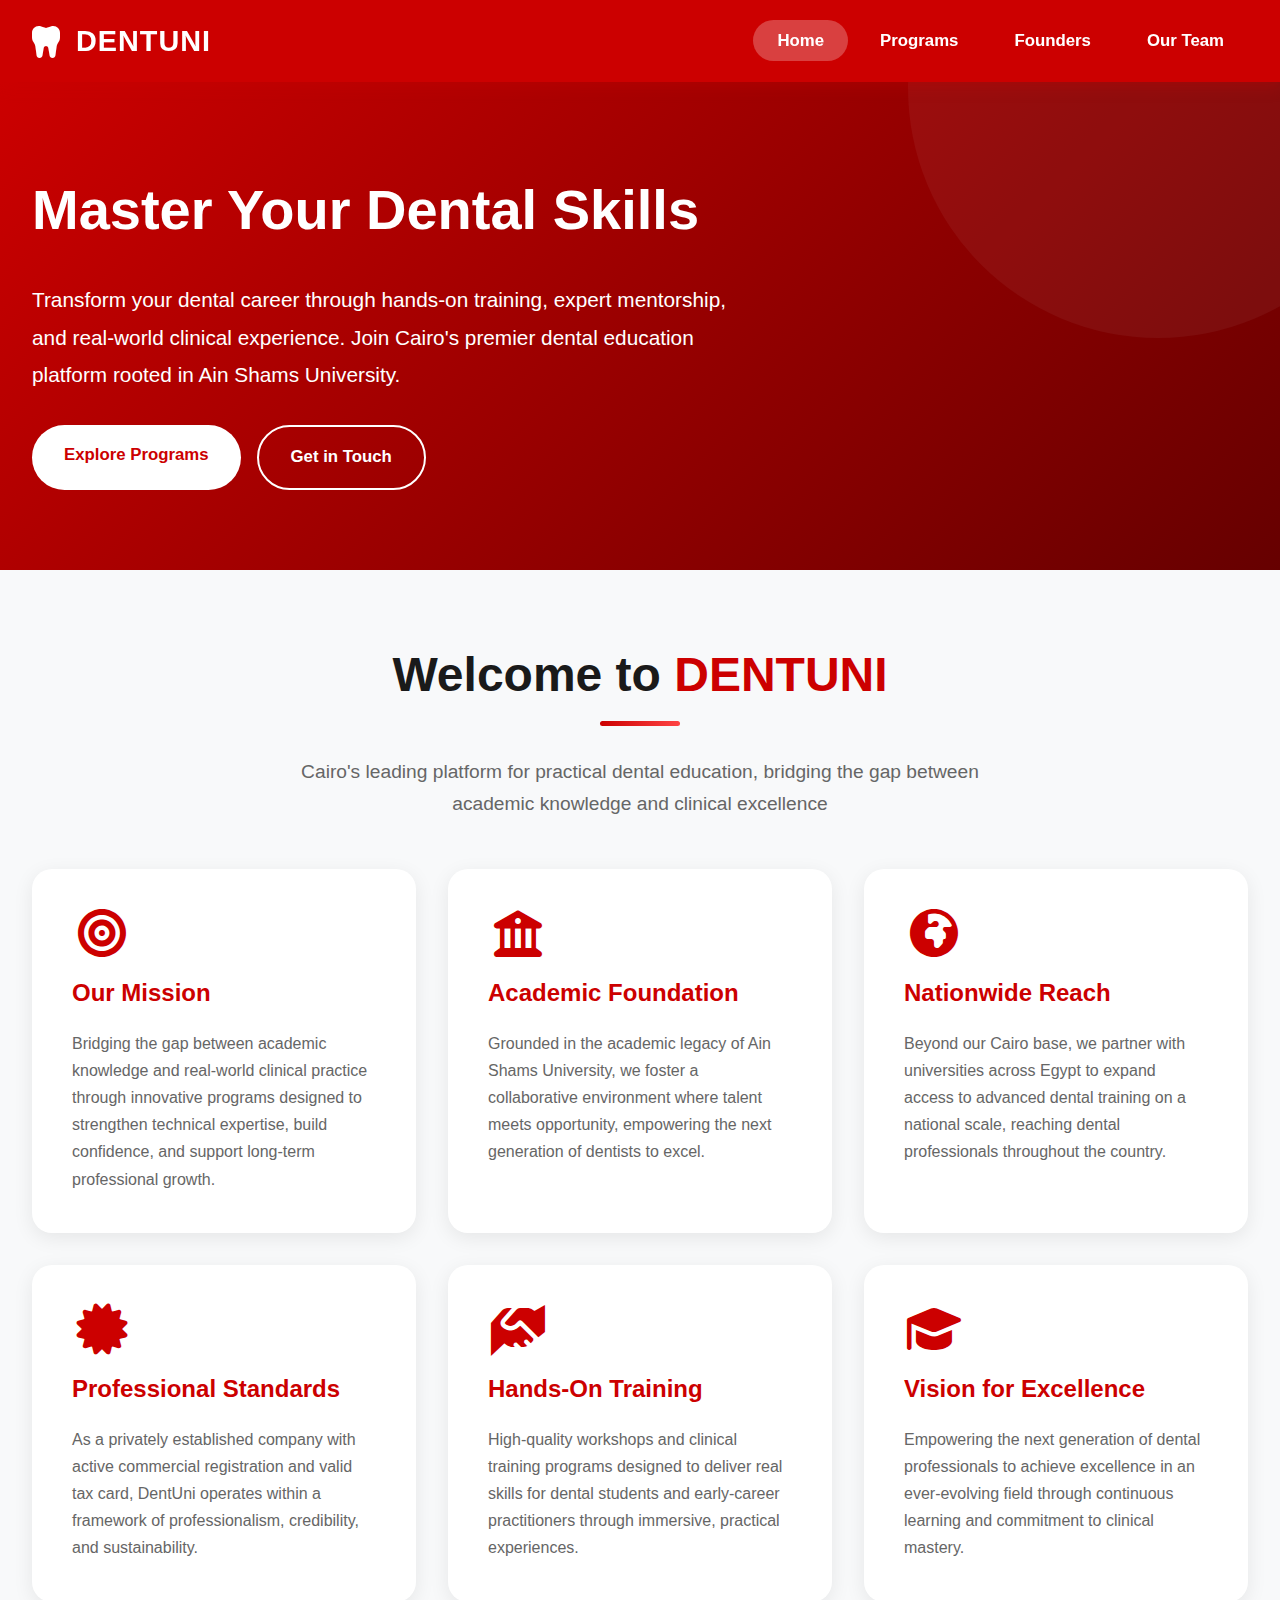
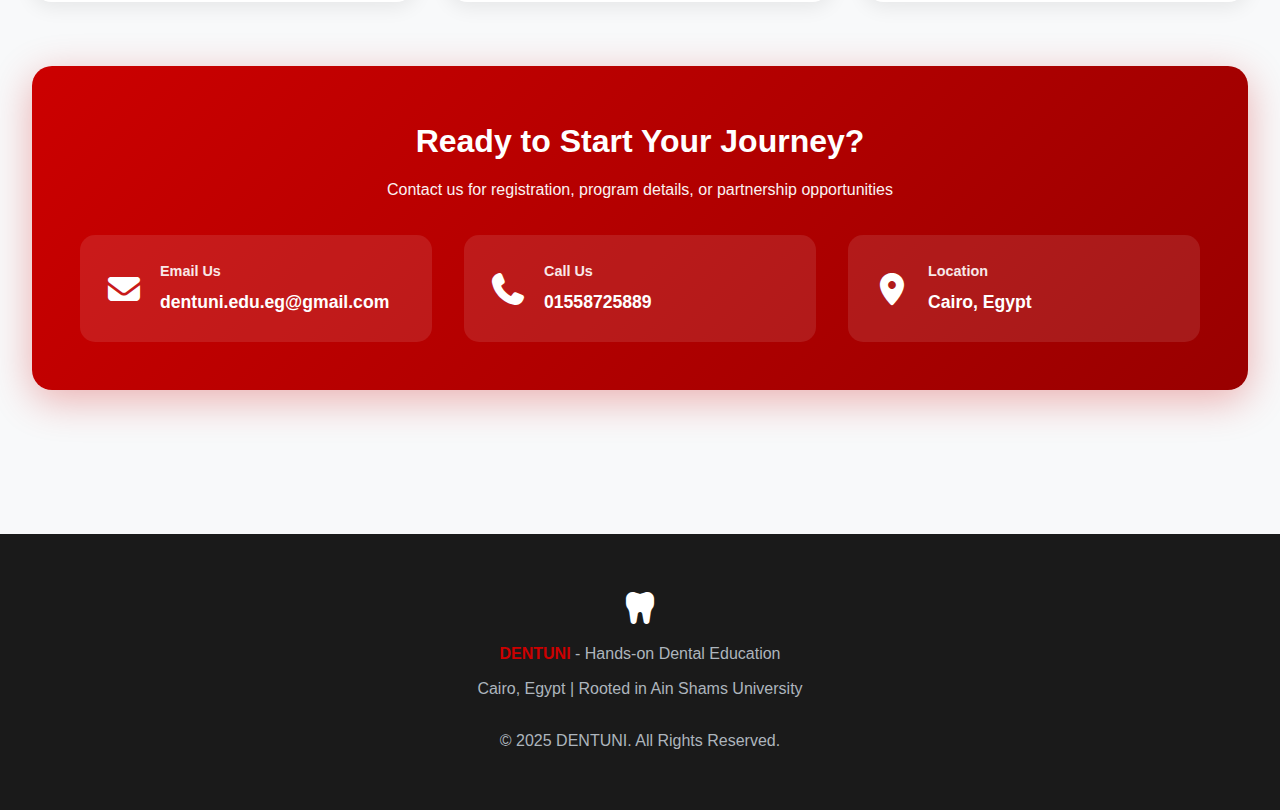
<file: index.html>
<!DOCTYPE html>
<html lang="en">
  <head>
    <meta charset="UTF-8" />
    <meta name="viewport" content="width=device-width, initial-scale=1.0" />
    <title>DENTUNI - Hands-on Dental Education</title>
    <link rel="stylesheet" href="fontawesome/css/all.min.css" />
    <link rel="stylesheet" href="css/style.css" />
  </head>
  <body>
    <!-- Navigation -->
    <nav>
      <div class="nav-container">
        <div class="logo-container">
          <i
            alt="DentUni Logo"
            class="logo-img fa-solid fa-tooth contact-icon"
            style="color: white; padding-top: 0.3em"
          ></i>
          <span class="logo-text">DENTUNI</span>
        </div>
        <button class="mobile-menu-btn" onclick="toggleMobileMenu()">
          <i class="fas fa-bars"></i>
        </button>
        <ul class="nav-links" id="navLinks">
          <li><a href="index.html" class="nav-link active">Home</a></li>
          <li><a href="Page3.html" class="nav-link">Programs</a></li>
          <li><a href="Founders.html" class="nav-link">Founders</a></li>
          <li><a href="Page2.html" class="nav-link">Our Team</a></li>
        </ul>
      </div>
    </nav>

    <!-- Hero Section -->
    <div class="hero">
      <div class="hero-content">
        <div class="hero-text">
          <h1>Master Your Dental Skills</h1>
          <p>
            Transform your dental career through hands-on training, expert
            mentorship, and real-world clinical experience. Join Cairo's premier
            dental education platform rooted in Ain Shams University.
          </p>
          <div class="hero-buttons">
            <a href="Page3.html" class="btn btn-white">Explore Programs</a>
            <a href="mailto:dentuni.edu.eg@gmail.com" class="btn btn-outline"
              >Get in Touch</a
            >
          </div>
        </div>
      </div>
    </div>

    <!-- Home Page Content -->
    <div class="container">
      <div class="section-header">
        <h2 class="section-title">
          Welcome to <span class="accent">DENTUNI</span>
        </h2>
        <p class="section-subtitle">
          Cairo's leading platform for practical dental education, bridging the
          gap between academic knowledge and clinical excellence
        </p>
      </div>

      <div class="about-grid">
        <div class="about-card">
          <i class="fas fa-bullseye card-icon"></i>
          <h3>Our Mission</h3>
          <p>
            Bridging the gap between academic knowledge and real-world clinical
            practice through innovative programs designed to strengthen
            technical expertise, build confidence, and support long-term
            professional growth.
          </p>
        </div>

        <div class="about-card">
          <i class="fas fa-university card-icon"></i>
          <h3>Academic Foundation</h3>
          <p>
            Grounded in the academic legacy of Ain Shams University, we foster a
            collaborative environment where talent meets opportunity, empowering
            the next generation of dentists to excel.
          </p>
        </div>

        <div class="about-card">
          <i class="fas fa-globe-africa card-icon"></i>
          <h3>Nationwide Reach</h3>
          <p>
            Beyond our Cairo base, we partner with universities across Egypt to
            expand access to advanced dental training on a national scale,
            reaching dental professionals throughout the country.
          </p>
        </div>

        <div class="about-card">
          <i class="fas fa-certificate card-icon"></i>
          <h3>Professional Standards</h3>
          <p>
            As a privately established company with active commercial
            registration and valid tax card, DentUni operates within a framework
            of professionalism, credibility, and sustainability.
          </p>
        </div>

        <div class="about-card">
          <i class="fas fa-hands-helping card-icon"></i>
          <h3>Hands-On Training</h3>
          <p>
            High-quality workshops and clinical training programs designed to
            deliver real skills for dental students and early-career
            practitioners through immersive, practical experiences.
          </p>
        </div>

        <div class="about-card">
          <i class="fas fa-graduation-cap card-icon"></i>
          <h3>Vision for Excellence</h3>
          <p>
            Empowering the next generation of dental professionals to achieve
            excellence in an ever-evolving field through continuous learning and
            commitment to clinical mastery.
          </p>
        </div>
      </div>

      <div class="contact-box">
        <h3>Ready to Start Your Journey?</h3>
        <p>
          Contact us for registration, program details, or partnership
          opportunities
        </p>
        <div class="contact-grid">
          <div class="contact-item">
            <i class="fas fa-envelope contact-icon"></i>
            <div class="contact-details">
              <h4>Email Us</h4>
              <p>dentuni.edu.eg@gmail.com</p>
            </div>
          </div>
          <div class="contact-item">
            <i class="fas fa-phone contact-icon"></i>
            <div class="contact-details">
              <h4>Call Us</h4>
              <p>01558725889</p>
            </div>
          </div>
          <div class="contact-item">
            <i class="fas fa-map-marker-alt contact-icon"></i>
            <div class="contact-details">
              <h4>Location</h4>
              <p>Cairo, Egypt</p>
            </div>
          </div>
        </div>
      </div>
    </div>

    <!-- Footer -->
    <footer>
      <i
        alt="DentUni Logo"
        class="logo-img fa-solid fa-tooth contact-icon"
        style="color: white; padding-top: 0.3em"
      ></i>
      <p>
        <span class="footer-highlight">DENTUNI</span> - Hands-on Dental
        Education
      </p>
      <p>Cairo, Egypt | Rooted in Ain Shams University</p>
      <p style="margin-top: 1.5rem">
        &copy; 2025 DENTUNI. All Rights Reserved.
      </p>
    </footer>

    <script>
      function toggleMobileMenu() {
        const navLinks = document.getElementById("navLinks");
        navLinks.classList.toggle("active");
      }

      document.addEventListener("click", function (event) {
        const nav = document.querySelector("nav");
        const navLinks = document.getElementById("navLinks");
        const mobileBtn = document.querySelector(".mobile-menu-btn");

        if (
          !nav.contains(event.target) &&
          navLinks.classList.contains("active")
        ) {
          navLinks.classList.remove("active");
        }
      });
    </script>
  </body>
</html>
</file>
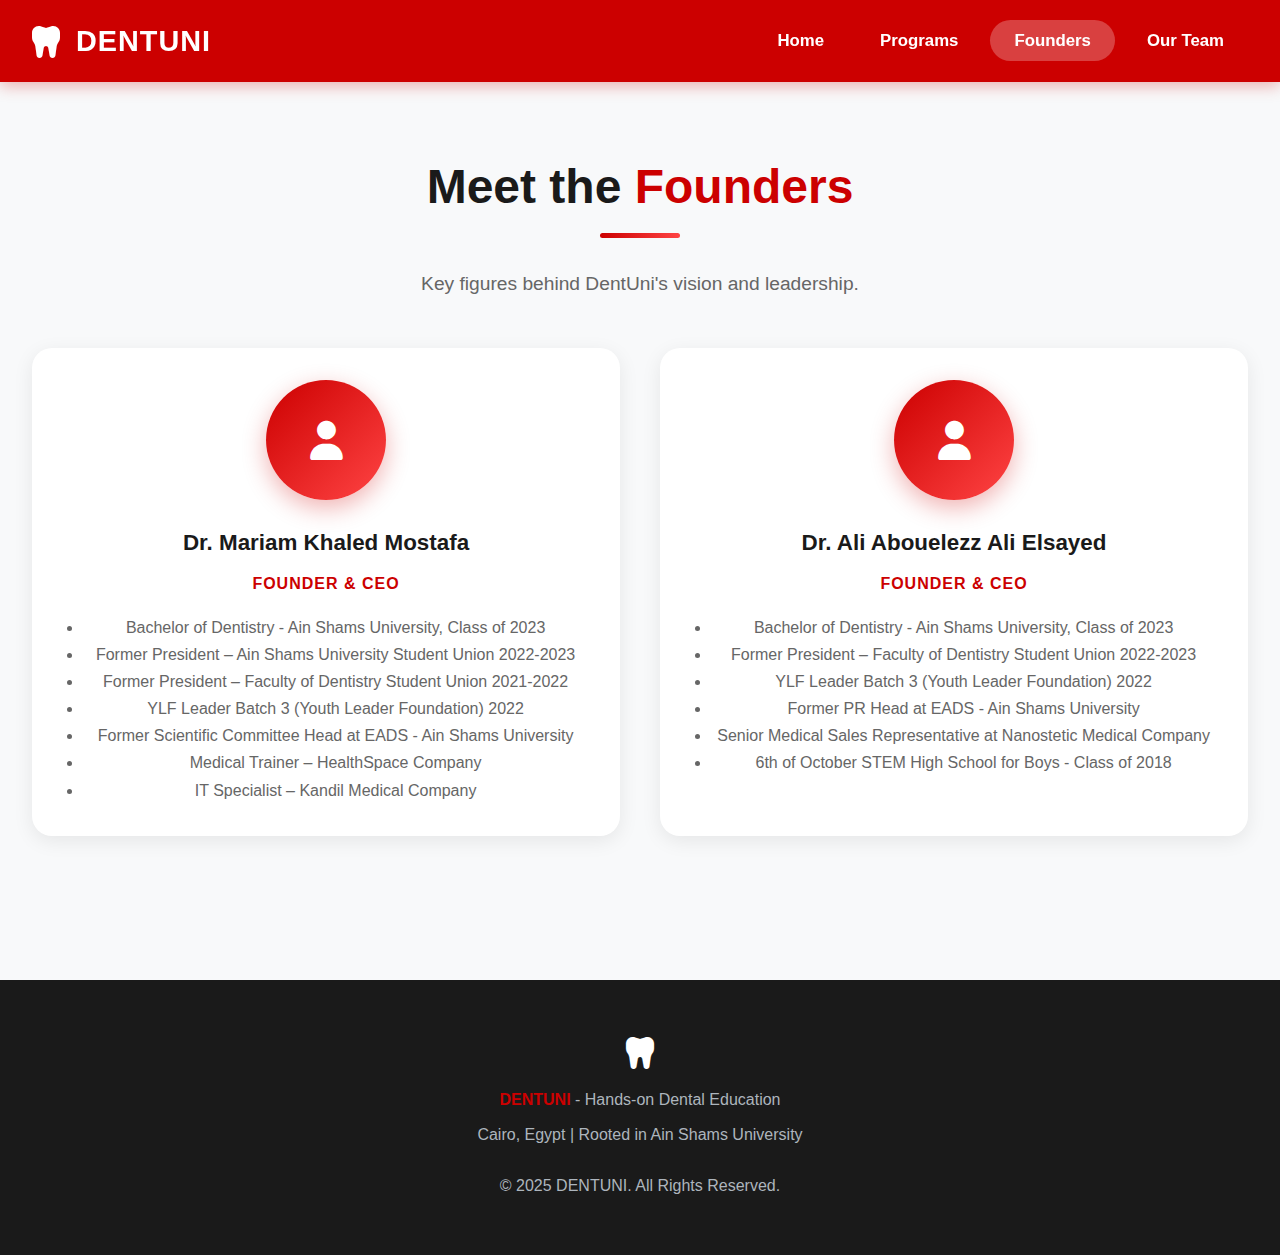
<file: Founders.html>
<!DOCTYPE html>
<html lang="en">
  <head>
    <meta charset="UTF-8" />
    <meta name="viewport" content="width=device-width, initial-scale=1.0" />
    <title>DENTUNI - Founders</title>
    <link rel="stylesheet" href="fontawesome/css/all.min.css" />
    <link rel="stylesheet" href="css/style.css" />
  </head>
  <body>
    <!-- Navigation -->
    <nav>
      <div class="nav-container">
        <div class="logo-container">
          <i
            alt="DentUni Logo"
            class="logo-img fa-solid fa-tooth contact-icon"
            style="color: white; padding-top: 0.3em"
          ></i>
          <span class="logo-text">DENTUNI</span>
        </div>
        <button class="mobile-menu-btn" onclick="toggleMobileMenu()">
          <i class="fas fa-bars"></i>
        </button>
        <ul class="nav-links" id="navLinks">
          <li><a href="index.html" class="nav-link">Home</a></li>
          <li><a href="Page3.html" class="nav-link">Programs</a></li>
          <li><a href="Founders.html" class="nav-link active">Founders</a></li>
          <li><a href="Page2.html" class="nav-link">Our Team</a></li>
        </ul>
      </div>
    </nav>

    <!-- Page Header -->
    <div class="container">
      <div class="section-header">
        <h2 class="section-title">
          Meet the <span class="accent">Founders</span>
        </h2>
        <p class="section-subtitle">
          Key figures behind DentUni's vision and leadership.
        </p>
      </div>

      <!-- Founders Grid -->
      <div class="team-grid">
        <!-- Founder 1 -->
        <div class="team-card">
          <div class="team-avatar">
            <i class="fas fa-user"></i>
          </div>
          <h3>Dr. Mariam Khaled Mostafa</h3>
          <p class="role">Founder & CEO</p>
          <ul
            style="
              list-style: disc;
              margin-top: 1rem;
              padding-left: 1.2rem;
              color: #666;
            "
          >
            <li>Bachelor of Dentistry - Ain Shams University, Class of 2023</li>
            <li>
              Former President – Ain Shams University Student Union 2022-2023
            </li>
            <li>
              Former President – Faculty of Dentistry Student Union 2021-2022
            </li>
            <li>YLF Leader Batch 3 (Youth Leader Foundation) 2022</li>
            <li>
              Former Scientific Committee Head at EADS - Ain Shams University
            </li>
            <li>Medical Trainer – HealthSpace Company</li>
            <li>IT Specialist – Kandil Medical Company</li>
          </ul>
        </div>

        <!-- Founder 2 -->
        <div class="team-card">
          <div class="team-avatar">
            <i class="fas fa-user"></i>
          </div>
          <h3>Dr. Ali Abouelezz Ali Elsayed</h3>
          <p class="role">Founder & CEO</p>
          <ul
            style="
              list-style: disc;
              margin-top: 1rem;
              padding-left: 1.2rem;
              color: #666;
            "
          >
            <li>Bachelor of Dentistry - Ain Shams University, Class of 2023</li>
            <li>
              Former President – Faculty of Dentistry Student Union 2022-2023
            </li>
            <li>YLF Leader Batch 3 (Youth Leader Foundation) 2022</li>
            <li>Former PR Head at EADS - Ain Shams University</li>
            <li>
              Senior Medical Sales Representative at Nanostetic Medical Company
            </li>
            <li>6th of October STEM High School for Boys - Class of 2018</li>
          </ul>
        </div>
      </div>
    </div>

    <!-- Footer -->
    <footer>
      <i
        alt="DentUni Logo"
        class="logo-img fa-solid fa-tooth contact-icon"
        style="color: white; padding-top: 0.3em"
      ></i>
      <p>
        <span class="footer-highlight">DENTUNI</span> - Hands-on Dental
        Education
      </p>
      <p>Cairo, Egypt | Rooted in Ain Shams University</p>
      <p style="margin-top: 1.5rem">
        &copy; 2025 DENTUNI. All Rights Reserved.
      </p>
    </footer>

    <script>
      function toggleMobileMenu() {
        const navLinks = document.getElementById("navLinks");
        navLinks.classList.toggle("active");
      }
      document.addEventListener("click", function (event) {
        const nav = document.querySelector("nav");
        const navLinks = document.getElementById("navLinks");
        const mobileBtn = document.querySelector(".mobile-menu-btn");

        if (
          !nav.contains(event.target) &&
          navLinks.classList.contains("active")
        ) {
          navLinks.classList.remove("active");
        }
      });
    </script>
  </body>
</html>
</file>
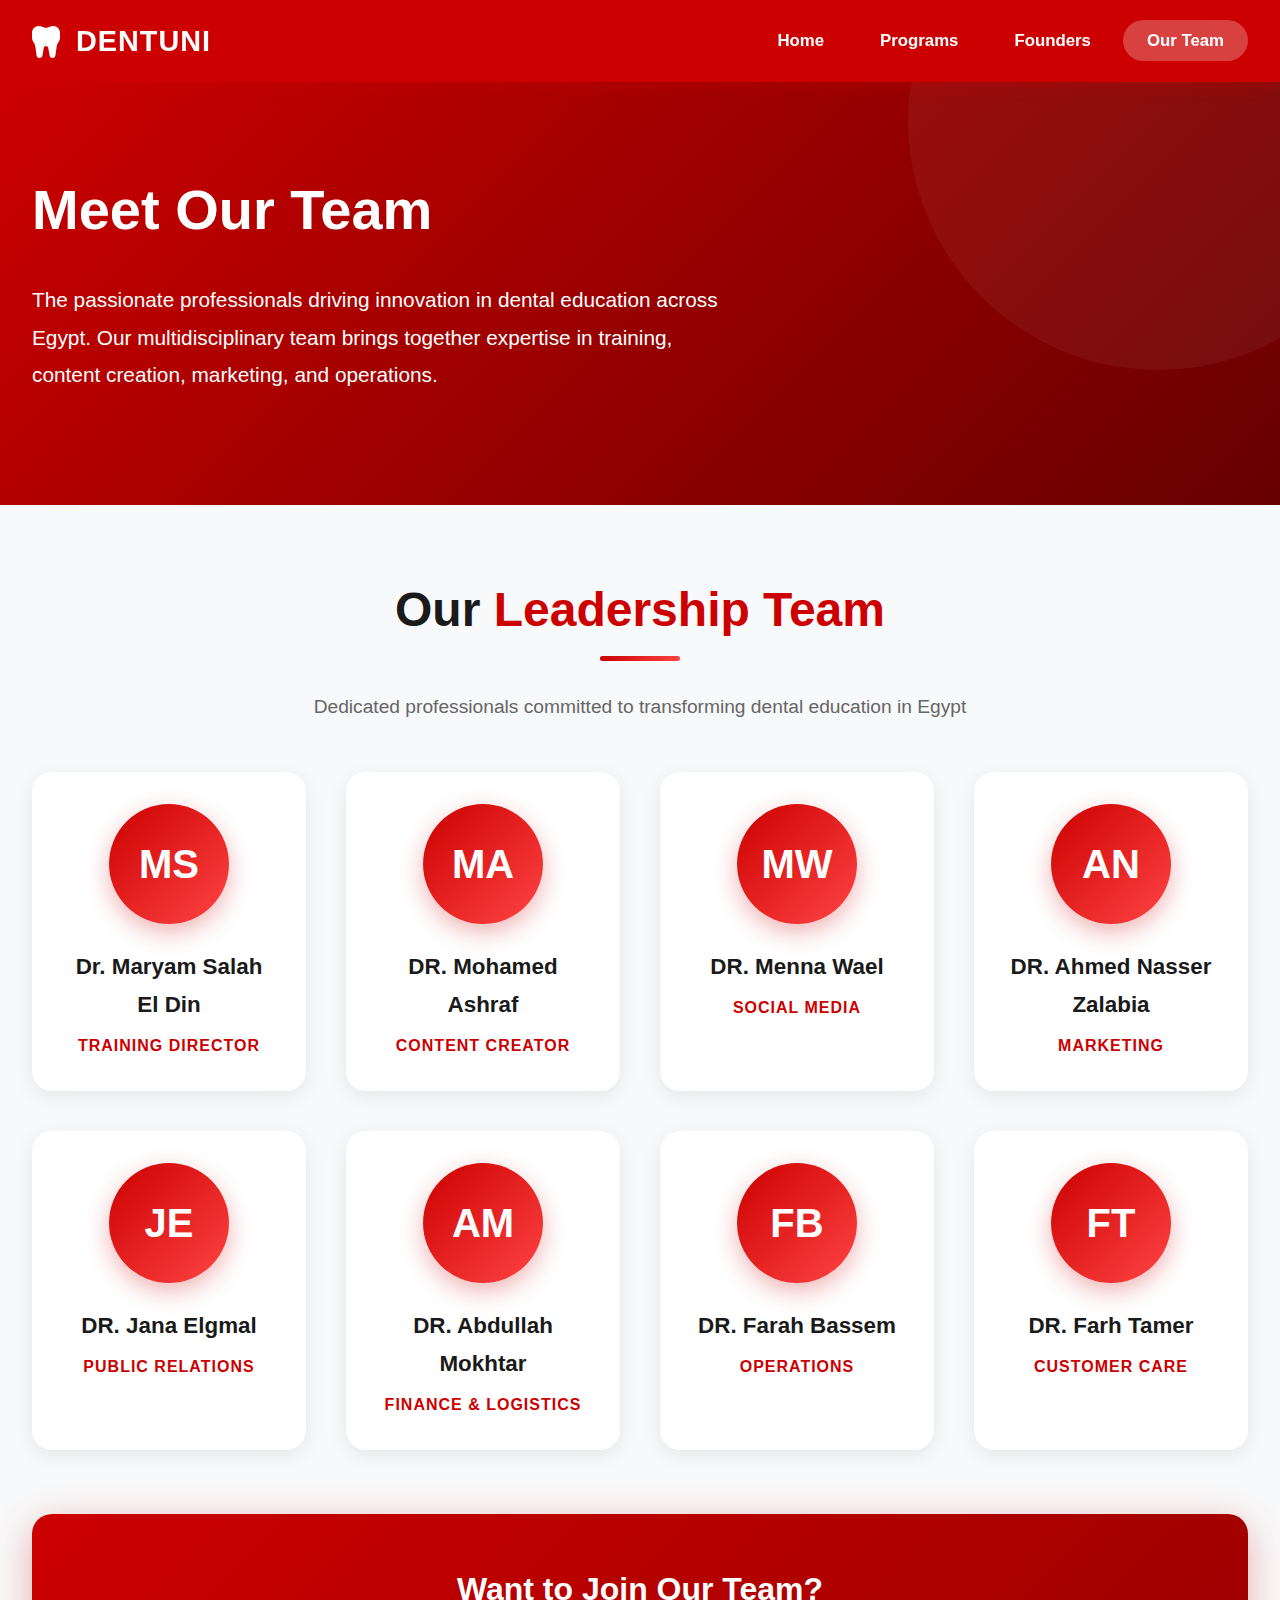
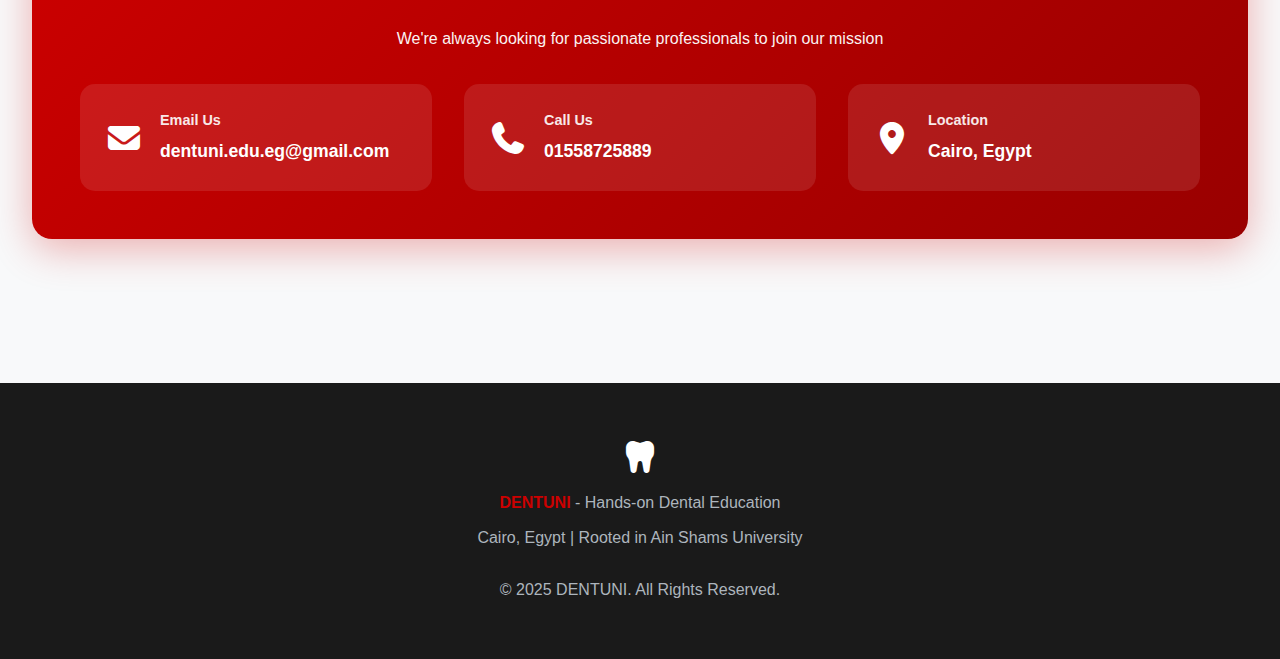
<file: Page2.html>
<!DOCTYPE html>
<html lang="en">
  <head>
    <meta charset="UTF-8" />
    <meta name="viewport" content="width=device-width, initial-scale=1.0" />
    <title>DENTUNI - Our Team</title>
    <link rel="stylesheet" href="fontawesome/css/all.min.css" />
    <link rel="stylesheet" href="css/style.css" />
  </head>
  <body>
    <!-- Navigation -->
    <nav>
      <div class="nav-container">
        <div class="logo-container">
          <i
            alt="DentUni Logo"
            class="logo-img fa-solid fa-tooth contact-icon"
            style="color: white; padding-top: 0.3em"
          ></i>
          <span class="logo-text">DENTUNI</span>
        </div>
        <button class="mobile-menu-btn" onclick="toggleMobileMenu()">
          <i class="fas fa-bars"></i>
        </button>
        <ul class="nav-links" id="navLinks">
          <li><a href="index.html" class="nav-link">Home</a></li>
          <li><a href="Page3.html" class="nav-link">Programs</a></li>
          <li><a href="Founders.html" class="nav-link">Founders</a></li>
          <li><a href="Page2.html" class="nav-link active">Our Team</a></li>
        </ul>
      </div>
    </nav>

    <!-- Hero Section -->
    <div class="hero">
      <div class="hero-content">
        <div class="hero-text">
          <h1>Meet Our Team</h1>
          <p>
            The passionate professionals driving innovation in dental education
            across Egypt. Our multidisciplinary team brings together expertise
            in training, content creation, marketing, and operations.
          </p>
        </div>
      </div>
    </div>

    <!-- Team Page Content -->
    <div class="container">
      <div class="section-header">
        <h2 class="section-title">
          Our <span class="accent">Leadership Team</span>
        </h2>
        <p class="section-subtitle">
          Dedicated professionals committed to transforming dental education in
          Egypt
        </p>
      </div>

      <div class="team-grid">
        <div class="team-card">
          <div class="team-avatar">MS</div>
          <h3>Dr. Maryam Salah El Din</h3>
          <p class="role">Training Director</p>
        </div>

        <div class="team-card">
          <div class="team-avatar">MA</div>
          <h3>DR. Mohamed Ashraf</h3>
          <p class="role">Content Creator</p>
        </div>

        <div class="team-card">
          <div class="team-avatar">MW</div>
          <h3>DR. Menna Wael</h3>
          <p class="role">Social Media</p>
        </div>

        <div class="team-card">
          <div class="team-avatar">AN</div>
          <h3>DR. Ahmed Nasser Zalabia</h3>
          <p class="role">Marketing</p>
        </div>

        <div class="team-card">
          <div class="team-avatar">JE</div>
          <h3>DR. Jana Elgmal</h3>
          <p class="role">Public Relations</p>
        </div>

        <div class="team-card">
          <div class="team-avatar">AM</div>
          <h3>DR. Abdullah Mokhtar</h3>
          <p class="role">Finance & Logistics</p>
        </div>

        <div class="team-card">
          <div class="team-avatar">FB</div>
          <h3>DR. Farah Bassem</h3>
          <p class="role">Operations</p>
        </div>

        <div class="team-card">
          <div class="team-avatar">FT</div>
          <h3>DR. Farh Tamer</h3>
          <p class="role">Customer Care</p>
        </div>
      </div>

      <div class="contact-box">
        <h3>Want to Join Our Team?</h3>
        <p>
          We're always looking for passionate professionals to join our mission
        </p>
        <div class="contact-grid">
          <div class="contact-item">
            <i class="fas fa-envelope contact-icon"></i>
            <div class="contact-details">
              <h4>Email Us</h4>
              <p>dentuni.edu.eg@gmail.com</p>
            </div>
          </div>
          <div class="contact-item">
            <i class="fas fa-phone contact-icon"></i>
            <div class="contact-details">
              <h4>Call Us</h4>
              <p>01558725889</p>
            </div>
          </div>
          <div class="contact-item">
            <i class="fas fa-map-marker-alt contact-icon"></i>
            <div class="contact-details">
              <h4>Location</h4>
              <p>Cairo, Egypt</p>
            </div>
          </div>
        </div>
      </div>
    </div>

    <!-- Footer -->
    <footer>
      <i
        alt="DentUni Logo"
        class="logo-img fa-solid fa-tooth contact-icon"
        style="color: white; padding-top: 0.3em"
      ></i>
      <p>
        <span class="footer-highlight">DENTUNI</span> - Hands-on Dental
        Education
      </p>
      <p>Cairo, Egypt | Rooted in Ain Shams University</p>
      <p style="margin-top: 1.5rem">
        &copy; 2025 DENTUNI. All Rights Reserved.
      </p>
    </footer>

    <script>
      function toggleMobileMenu() {
        const navLinks = document.getElementById("navLinks");
        navLinks.classList.toggle("active");
      }

      document.addEventListener("click", function (event) {
        const nav = document.querySelector("nav");
        const navLinks = document.getElementById("navLinks");
        const mobileBtn = document.querySelector(".mobile-menu-btn");

        if (
          !nav.contains(event.target) &&
          navLinks.classList.contains("active")
        ) {
          navLinks.classList.remove("active");
        }
      });
    </script>
  </body>
</html>
</file>
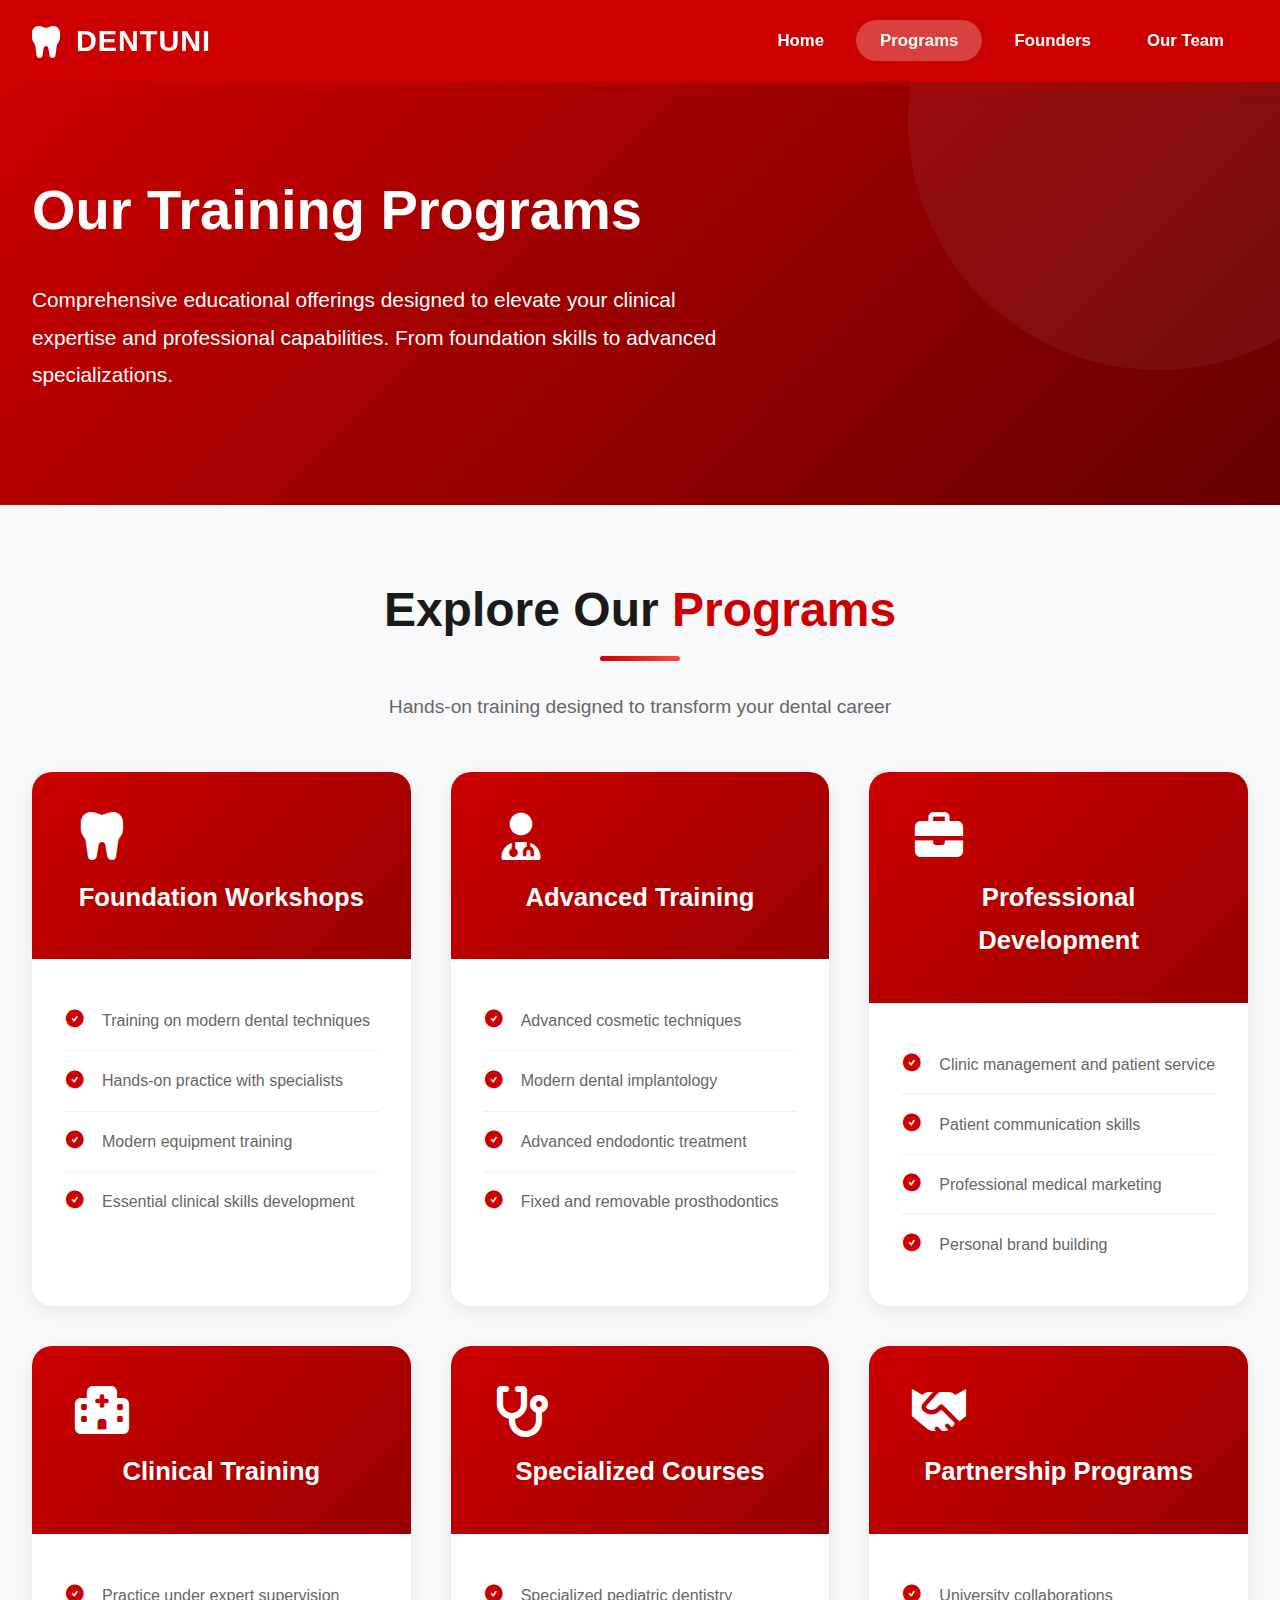
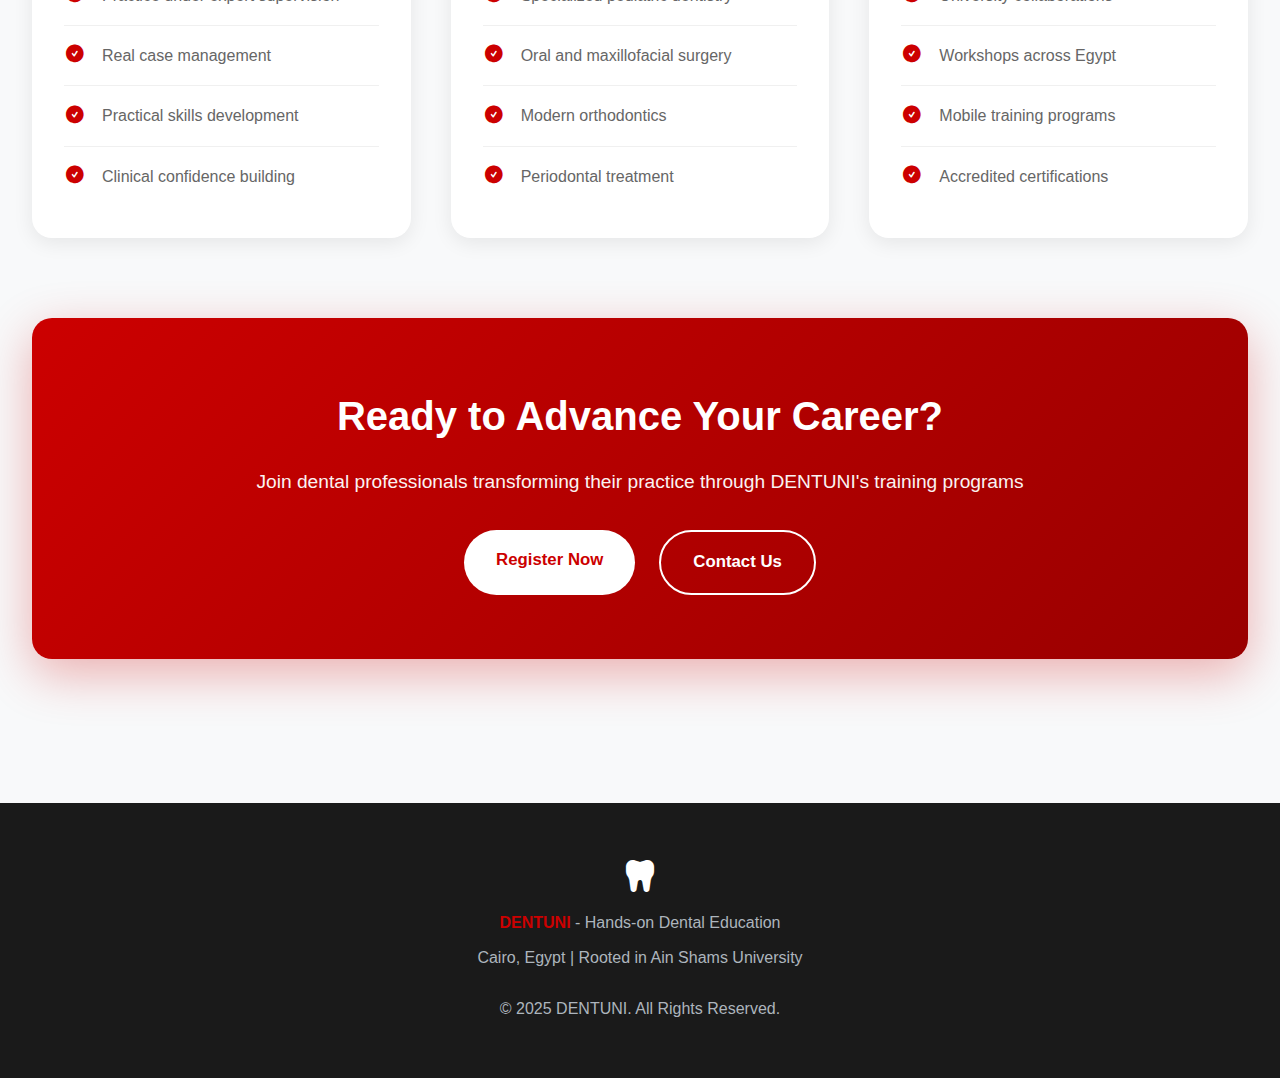
<file: Page3.html>
<!DOCTYPE html>
<html lang="en">
  <head>
    <meta charset="UTF-8" />
    <meta name="viewport" content="width=device-width, initial-scale=1.0" />
    <title>DENTUNI - Our Programs</title>
    <link rel="stylesheet" href="fontawesome/css/all.min.css" />
    <link rel="stylesheet" href="css/style.css" />
  </head>
  <body>
    <!-- Navigation -->
    <nav>
      <div class="nav-container">
        <div class="logo-container">
          <i
            alt="DentUni Logo"
            class="logo-img fa-solid fa-tooth contact-icon"
            style="color: white; padding-top: 0.3em"
          ></i>
          <span class="logo-text">DENTUNI</span>
        </div>
        <button class="mobile-menu-btn" onclick="toggleMobileMenu()">
          <i class="fas fa-bars"></i>
        </button>
        <ul class="nav-links" id="navLinks">
          <li><a href="index.html" class="nav-link">Home</a></li>
          <li><a href="Page3.html" class="nav-link active">Programs</a></li>
          <li><a href="Founders.html" class="nav-link">Founders</a></li>
          <li><a href="Page2.html" class="nav-link">Our Team</a></li>
        </ul>
      </div>
    </nav>

    <!-- Hero Section -->
    <div class="hero">
      <div class="hero-content">
        <div class="hero-text">
          <h1>Our Training Programs</h1>
          <p>
            Comprehensive educational offerings designed to elevate your
            clinical expertise and professional capabilities. From foundation
            skills to advanced specializations.
          </p>
        </div>
      </div>
    </div>

    <!-- Programs Page Content -->
    <div class="container">
      <div class="section-header">
        <h2 class="section-title">
          Explore Our <span class="accent">Programs</span>
        </h2>
        <p class="section-subtitle">
          Hands-on training designed to transform your dental career
        </p>
      </div>

      <div class="courses-grid">
        <div class="course-card">
          <div class="course-header">
            <i class="fas fa-tooth"></i>
            <h3>Foundation Workshops</h3>
          </div>
          <div class="course-body">
            <ul>
              <li>
                <i class="fas fa-check-circle"></i> Training on modern dental
                techniques
              </li>
              <li>
                <i class="fas fa-check-circle"></i> Hands-on practice with
                specialists
              </li>
              <li>
                <i class="fas fa-check-circle"></i> Modern equipment training
              </li>
              <li>
                <i class="fas fa-check-circle"></i> Essential clinical skills
                development
              </li>
            </ul>
          </div>
        </div>

        <div class="course-card">
          <div class="course-header">
            <i class="fas fa-user-md"></i>
            <h3>Advanced Training</h3>
          </div>
          <div class="course-body">
            <ul>
              <li>
                <i class="fas fa-check-circle"></i> Advanced cosmetic techniques
              </li>
              <li>
                <i class="fas fa-check-circle"></i> Modern dental implantology
              </li>
              <li>
                <i class="fas fa-check-circle"></i> Advanced endodontic
                treatment
              </li>
              <li>
                <i class="fas fa-check-circle"></i> Fixed and removable
                prosthodontics
              </li>
            </ul>
          </div>
        </div>

        <div class="course-card">
          <div class="course-header">
            <i class="fas fa-briefcase"></i>
            <h3>Professional Development</h3>
          </div>
          <div class="course-body">
            <ul>
              <li>
                <i class="fas fa-check-circle"></i> Clinic management and
                patient service
              </li>
              <li>
                <i class="fas fa-check-circle"></i> Patient communication skills
              </li>
              <li>
                <i class="fas fa-check-circle"></i> Professional medical
                marketing
              </li>
              <li>
                <i class="fas fa-check-circle"></i> Personal brand building
              </li>
            </ul>
          </div>
        </div>

        <div class="course-card">
          <div class="course-header">
            <i class="fas fa-hospital"></i>
            <h3>Clinical Training</h3>
          </div>
          <div class="course-body">
            <ul>
              <li>
                <i class="fas fa-check-circle"></i> Practice under expert
                supervision
              </li>
              <li><i class="fas fa-check-circle"></i> Real case management</li>
              <li>
                <i class="fas fa-check-circle"></i> Practical skills development
              </li>
              <li>
                <i class="fas fa-check-circle"></i> Clinical confidence building
              </li>
            </ul>
          </div>
        </div>

        <div class="course-card">
          <div class="course-header">
            <i class="fas fa-stethoscope"></i>
            <h3>Specialized Courses</h3>
          </div>
          <div class="course-body">
            <ul>
              <li>
                <i class="fas fa-check-circle"></i> Specialized pediatric
                dentistry
              </li>
              <li>
                <i class="fas fa-check-circle"></i> Oral and maxillofacial
                surgery
              </li>
              <li><i class="fas fa-check-circle"></i> Modern orthodontics</li>
              <li><i class="fas fa-check-circle"></i> Periodontal treatment</li>
            </ul>
          </div>
        </div>

        <div class="course-card">
          <div class="course-header">
            <i class="fas fa-handshake"></i>
            <h3>Partnership Programs</h3>
          </div>
          <div class="course-body">
            <ul>
              <li>
                <i class="fas fa-check-circle"></i> University collaborations
              </li>
              <li>
                <i class="fas fa-check-circle"></i> Workshops across Egypt
              </li>
              <li>
                <i class="fas fa-check-circle"></i> Mobile training programs
              </li>
              <li>
                <i class="fas fa-check-circle"></i> Accredited certifications
              </li>
            </ul>
          </div>
        </div>
      </div>

      <div class="cta-section">
        <h3>Ready to Advance Your Career?</h3>
        <p>
          Join dental professionals transforming their practice through
          DENTUNI's training programs
        </p>
        <div class="cta-buttons">
          <a href="mailto:dentuni.edu.eg@gmail.com" class="btn btn-white"
            >Register Now</a
          >
          <a href="tel:01558725889" class="btn btn-outline">Contact Us</a>
        </div>
      </div>
    </div>

    <!-- Footer -->
    <footer>
      <i
        alt="DentUni Logo"
        class="logo-img fa-solid fa-tooth contact-icon"
        style="color: white; padding-top: 0.3em"
      ></i>
      <p>
        <span class="footer-highlight">DENTUNI</span> - Hands-on Dental
        Education
      </p>
      <p>Cairo, Egypt | Rooted in Ain Shams University</p>
      <p style="margin-top: 1.5rem">
        &copy; 2025 DENTUNI. All Rights Reserved.
      </p>
    </footer>

    <script>
      function toggleMobileMenu() {
        const navLinks = document.getElementById("navLinks");
        navLinks.classList.toggle("active");
      }

      document.addEventListener("click", function (event) {
        const nav = document.querySelector("nav");
        const navLinks = document.getElementById("navLinks");
        const mobileBtn = document.querySelector(".mobile-menu-btn");

        if (
          !nav.contains(event.target) &&
          navLinks.classList.contains("active")
        ) {
          navLinks.classList.remove("active");
        }
      });
    </script>
  </body>
</html>
</file>
<file: css/style.css>
* {
  margin: 0;
  padding: 0;
  box-sizing: border-box;
}

body {
  font-family: "Segoe UI", Tahoma, Geneva, Verdana, sans-serif;
  background: #f8f9fa;
  color: #333;
  line-height: 1.7;
  overflow-x: hidden;
}

/* Navigation */
nav {
  background: #cc0000;
  padding: 1rem 0;
  position: sticky;
  top: 0;
  z-index: 1000;
  box-shadow: 0 4px 15px rgba(204, 0, 0, 0.3);
}

.nav-container {
  max-width: 1300px;
  margin: 0 auto;
  display: flex;
  justify-content: space-between;
  align-items: center;
  padding: 0 2rem;
}

.logo-container {
  display: flex;
  align-items: center;
  gap: 1rem;
}

.logo-img {
  height: 50px;
  width: auto;
}

.logo-text {
  color: white;
  font-size: 1.8rem;
  font-weight: 700;
  letter-spacing: 1px;
}

.nav-links {
  display: flex;
  gap: 0.5rem;
  list-style: none;
}

.nav-links a {
  color: white;
  text-decoration: none;
  font-size: 1.05rem;
  font-weight: 600;
  transition: all 0.3s;
  padding: 0.7rem 1.5rem;
  border-radius: 30px;
}

.nav-links a:hover,
.nav-links a.active {
  background: rgba(255, 255, 255, 0.25);
  transform: translateY(-2px);
}

/* Mobile Menu Button */
.mobile-menu-btn {
  display: none;
  background: none;
  border: none;
  color: white;
  font-size: 1.8rem;
  cursor: pointer;
  padding: 0.5rem;
}

/* Hero Section */
.hero {
  background: linear-gradient(135deg, #cc0000 0%, #990000 50%, #660000 100%);
  color: white;
  padding: 5rem 2rem;
  position: relative;
  overflow: hidden;
}

.hero::before {
  content: "";
  position: absolute;
  top: -50%;
  right: -10%;
  width: 500px;
  height: 500px;
  background: rgba(255, 255, 255, 0.05);
  border-radius: 50%;
  animation: float 6s ease-in-out infinite;
}

@keyframes float {
  0%,
  100% {
    transform: translateY(0) rotate(0deg);
  }
  50% {
    transform: translateY(-30px) rotate(5deg);
  }
}

.hero-content {
  max-width: 1300px;
  margin: 0 auto;
  position: relative;
  z-index: 1;
}

.hero-text {
  max-width: 700px;
}

.hero-text h1 {
  font-size: 3.5rem;
  margin-bottom: 1.5rem;
  font-weight: 800;
  animation: slideInLeft 0.8s;
}

.hero-text p {
  font-size: 1.3rem;
  margin-bottom: 2rem;
  line-height: 1.8;
  animation: slideInLeft 0.8s 0.2s backwards;
}

.hero-buttons {
  display: flex;
  gap: 1rem;
  animation: slideInLeft 0.8s 0.4s backwards;
  flex-wrap: wrap;
}

.btn {
  padding: 1rem 2rem;
  border: none;
  border-radius: 50px;
  font-size: 1.05rem;
  font-weight: 600;
  cursor: pointer;
  transition: all 0.3s;
  text-decoration: none;
  display: inline-block;
}

.btn-white {
  background: white;
  color: #cc0000;
}

.btn-white:hover {
  transform: translateY(-3px);
  box-shadow: 0 10px 30px rgba(0, 0, 0, 0.3);
}

.btn-outline {
  background: transparent;
  color: white;
  border: 2px solid white;
}

.btn-outline:hover {
  background: white;
  color: #cc0000;
}

/* Container */
.container {
  max-width: 1300px;
  margin: 0 auto;
  padding: 4rem 2rem;
}

/* Page Sections */
.page {
  display: none;
}

.page.active {
  display: block;
  animation: fadeIn 0.5s;
}

/* Section Headers */
.section-header {
  text-align: center;
  margin-bottom: 3rem;
}

.section-title {
  font-size: 3rem;
  font-weight: 800;
  color: #1a1a1a;
  margin-bottom: 1rem;
  position: relative;
  display: inline-block;
}

.section-title::after {
  content: "";
  position: absolute;
  bottom: -10px;
  left: 50%;
  transform: translateX(-50%);
  width: 80px;
  height: 5px;
  background: linear-gradient(90deg, #cc0000, #ff4444);
  border-radius: 3px;
}

.section-title .accent {
  color: #cc0000;
}

.section-subtitle {
  font-size: 1.2rem;
  color: #666;
  max-width: 700px;
  margin: 1.5rem auto 0;
}

/* About Cards */
.about-grid {
  display: grid;
  grid-template-columns: repeat(auto-fit, minmax(320px, 1fr));
  gap: 2rem;
  margin-top: 3rem;
}

.about-card {
  background: white;
  padding: 2.5rem;
  border-radius: 20px;
  box-shadow: 0 5px 20px rgba(0, 0, 0, 0.08);
  transition: all 0.4s;
  position: relative;
  overflow: hidden;
}

.about-card::before {
  content: "";
  position: absolute;
  top: 0;
  left: 0;
  width: 100%;
  height: 5px;
  background: linear-gradient(90deg, #cc0000, #ff4444);
  transform: scaleX(0);
  transition: transform 0.4s;
}

.about-card:hover::before {
  transform: scaleX(1);
}

.about-card:hover {
  transform: translateY(-10px);
  box-shadow: 0 15px 40px rgba(204, 0, 0, 0.2);
}

.card-icon {
  font-size: 3rem;
  margin-bottom: 1rem;
  display: block;
  color: #cc0000;
}

.about-card h3 {
  color: #cc0000;
  font-size: 1.5rem;
  margin-bottom: 1rem;
  font-weight: 700;
}

.about-card p {
  color: #666;
  line-height: 1.7;
}

/* Contact Box */
.contact-box {
  background: linear-gradient(135deg, #cc0000, #990000);
  color: white;
  padding: 3rem;
  border-radius: 20px;
  margin-top: 4rem;
  box-shadow: 0 10px 40px rgba(204, 0, 0, 0.3);
}

.contact-box h3 {
  font-size: 2rem;
  margin-bottom: 0.5rem;
  text-align: center;
}

.contact-box > p {
  text-align: center;
  margin-bottom: 2rem;
  opacity: 0.95;
}

.contact-grid {
  display: grid;
  grid-template-columns: repeat(auto-fit, minmax(250px, 1fr));
  gap: 2rem;
  margin-top: 2rem;
}

.contact-item {
  display: flex;
  align-items: center;
  gap: 1rem;
  padding: 1.5rem;
  background: rgba(255, 255, 255, 0.1);
  border-radius: 15px;
  transition: all 0.3s;
  flex-wrap: wrap;
}

.contact-item:hover {
  background: rgba(255, 255, 255, 0.2);
  transform: translateX(10px);
}

.contact-icon {
  font-size: 2rem;
}

.contact-details h4 {
  font-size: 0.9rem;
  margin-bottom: 0.3rem;
  opacity: 0.9;
}

.contact-details p {
  font-size: 1.1rem;
  font-weight: 600;
}

/* Team Section */
.team-grid {
  display: grid;
  grid-template-columns: repeat(auto-fit, minmax(260px, 1fr));
  gap: 2.5rem;
  margin-top: 3rem;
}

.team-card {
  background: white;
  padding: 2rem;
  border-radius: 20px;
  text-align: center;
  box-shadow: 0 5px 20px rgba(0, 0, 0, 0.08);
  transition: all 0.4s;
  position: relative;
}

.team-card::before {
  content: "";
  position: absolute;
  top: 0;
  left: 0;
  right: 0;
  height: 5px;
  background: linear-gradient(90deg, #cc0000, #ff4444);
  border-radius: 20px 20px 0 0;
  opacity: 0;
  transition: opacity 0.4s;
}

.team-card:hover::before {
  opacity: 1;
}

.team-card:hover {
  transform: translateY(-10px) scale(1.02);
  box-shadow: 0 15px 40px rgba(204, 0, 0, 0.2);
}

.team-avatar {
  width: 120px;
  height: 120px;
  background: linear-gradient(135deg, #cc0000, #ff4444);
  border-radius: 50%;
  margin: 0 auto 1.5rem;
  display: flex;
  align-items: center;
  justify-content: center;
  font-size: 2.5rem;
  color: white;
  font-weight: 700;
  box-shadow: 0 8px 25px rgba(204, 0, 0, 0.3);
  transition: all 0.3s;
}

.team-card:hover .team-avatar {
  transform: scale(1.1) rotate(5deg);
}

.team-card h3 {
  color: #1a1a1a;
  font-size: 1.4rem;
  margin-bottom: 0.5rem;
  font-weight: 700;
}

.team-card .role {
  color: #cc0000;
  font-size: 1rem;
  font-weight: 600;
  text-transform: uppercase;
  letter-spacing: 1px;
}

/* Courses Section */
.courses-grid {
  display: grid;
  grid-template-columns: repeat(auto-fit, minmax(340px, 1fr));
  gap: 2.5rem;
  margin-top: 3rem;
}

.course-card {
  background: white;
  border-radius: 20px;
  overflow: hidden;
  box-shadow: 0 5px 20px rgba(0, 0, 0, 0.08);
  transition: all 0.4s;
}

.course-card:hover {
  transform: translateY(-10px);
  box-shadow: 0 15px 40px rgba(204, 0, 0, 0.2);
}

.course-header {
  background: linear-gradient(135deg, #cc0000, #990000);
  color: white;
  padding: 2.5rem;
  text-align: center;
  position: relative;
  overflow: hidden;
}

.course-header i {
  font-size: 3rem;
  margin-bottom: 1rem;
  display: block;
}

.course-header h3 {
  font-size: 1.6rem;
  font-weight: 700;
  position: relative;
  z-index: 1;
}

.course-body {
  padding: 2rem;
}

.course-body ul {
  list-style: none;
  padding: 0;
}

.course-body li {
  padding: 1rem 0;
  border-bottom: 1px solid #f0f0f0;
  color: #666;
  display: flex;
  align-items: flex-start;
  gap: 1rem;
  transition: all 0.3s;
}

.course-body li:hover {
  padding-left: 10px;
  color: #cc0000;
}

.course-body li:last-child {
  border-bottom: none;
}

.course-body li i {
  color: #cc0000;
  font-size: 1.1rem;
  flex-shrink: 0;
  margin-top: 0.2rem;
}

/* CTA Section */
.cta-section {
  background: linear-gradient(135deg, #cc0000, #990000);
  color: white;
  padding: 4rem 3rem;
  border-radius: 20px;
  text-align: center;
  margin-top: 5rem;
  box-shadow: 0 15px 50px rgba(204, 0, 0, 0.3);
  position: relative;
  overflow: hidden;
}

.cta-section h3 {
  font-size: 2.5rem;
  margin-bottom: 1rem;
  font-weight: 800;
}

.cta-section p {
  font-size: 1.2rem;
  margin-bottom: 2rem;
  opacity: 0.95;
}

.cta-buttons {
  display: flex;
  gap: 1.5rem;
  justify-content: center;
  flex-wrap: wrap;
}

/* Footer */
footer {
  background: #1a1a1a;
  color: #adb5bd;
  padding: 3rem 2rem;
  margin-top: 5rem;
  text-align: center;
}

.footer-logo {
  height: 60px;
  margin-bottom: 1rem;
  opacity: 0.8;
}

footer p {
  margin: 0.5rem 0;
}

.footer-highlight {
  color: #cc0000;
  font-weight: 600;
}

/* Animations */
@keyframes fadeIn {
  from {
    opacity: 0;
  }
  to {
    opacity: 1;
  }
}

@keyframes slideInLeft {
  from {
    opacity: 0;
    transform: translateX(-50px);
  }
  to {
    opacity: 1;
    transform: translateX(0);
  }
}

/* Media Queries */
@media (max-width: 1024px) {
  .container {
    padding: 3rem 1.5rem;
  }

  .section-title {
    font-size: 2.5rem;
  }

  .hero-text h1 {
    font-size: 2.8rem;
  }

  .hero-text p {
    font-size: 1.15rem;
  }
}

@media (max-width: 768px) {
  .mobile-menu-btn {
    display: block;
  }

  .nav-links {
    display: none;
    position: absolute;
    top: 100%;
    left: 0;
    right: 0;
    background: #cc0000;
    flex-direction: column;
    padding: 1rem;
    gap: 0.5em;
    box-shadow: 0 4px 12px rgba(0, 0, 0, 0.2);
  }

  .nav-links.active {
    display: flex;
  }

  .nav-links a {
    padding: 0.4em;
    border-radius: 8px;
    margin-bottom: 0.5rem;
  }

  .hero {
    padding: 3rem 1.5rem;
  }

  .hero-text h1 {
    font-size: 2.2rem;
  }

  .hero-text p {
    font-size: 1rem;
  }

  .hero-buttons {
    flex-direction: column;
  }

  .btn {
    width: 100%;
    text-align: center;
  }

  .section-title {
    font-size: 2rem;
  }

  .section-subtitle {
    font-size: 1rem;
  }

  .about-grid {
    grid-template-columns: 1fr;
  }

  .team-grid {
    grid-template-columns: 1fr;
  }

  .courses-grid {
    grid-template-columns: 1fr;
  }

  .contact-grid {
    grid-template-columns: 1fr;
  }

  .contact-item {
    transform: none;
  }

  .contact-item:hover {
    transform: translateY(-5px);
  }

  .cta-section {
    padding: 3rem 2rem;
  }

  .cta-section h3 {
    font-size: 1.8rem;
  }

  .cta-section p {
    font-size: 1rem;
  }

  .cta-buttons {
    flex-direction: column;
  }
}

@media (max-width: 480px) {
  .nav-container {
    padding: 0 1rem;
  }

  .logo-text {
    font-size: 1.4rem;
  }

  .logo-img {
    height: 40px;
  }

  .hero-text h1 {
    font-size: 1.8rem;
  }

  .section-title {
    font-size: 1.6rem;
  }

  .about-card,
  .team-card,
  .course-card {
    padding: 1.5rem;
  }

  .card-icon {
    font-size: 2.5rem;
  }

  .contact-box {
    padding: 2rem 1.5rem;
  }
}
</file>
